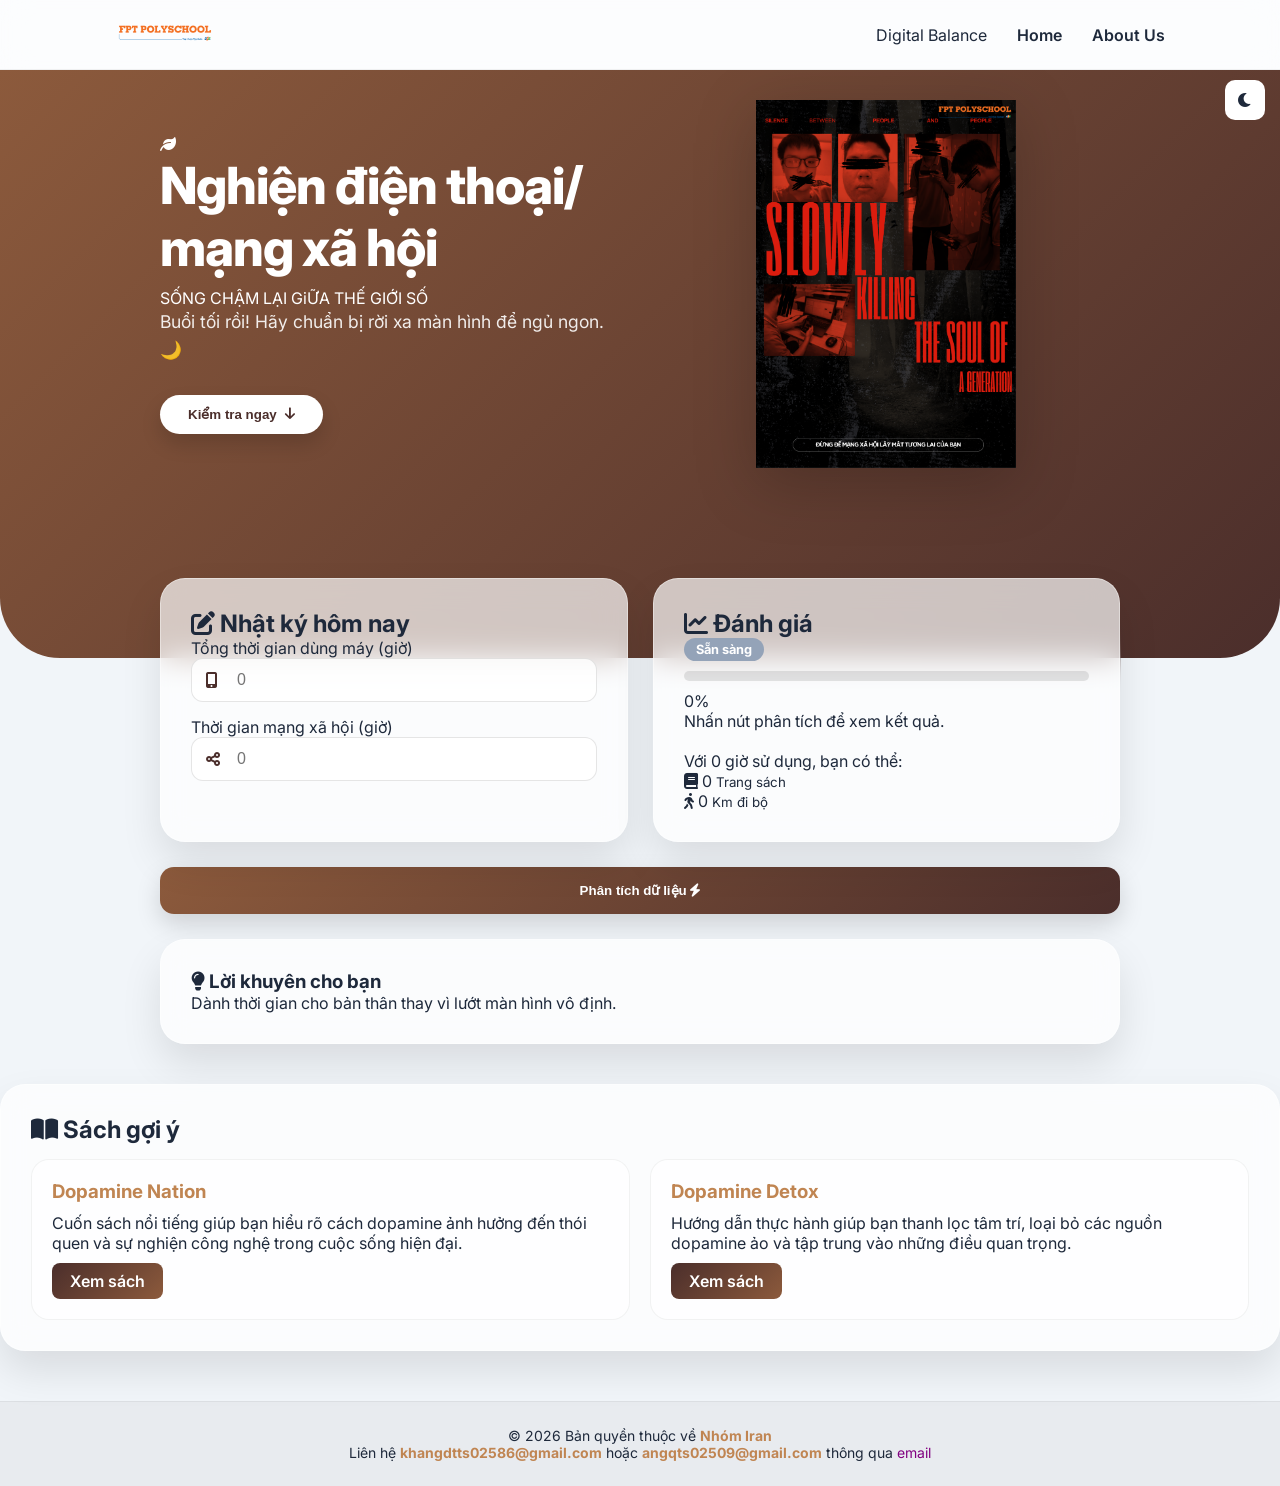
<file: index.html>
<!DOCTYPE html>
<html lang="vi" data-theme="light">
<head>
    <meta charset="UTF-8">
    <meta name="viewport" content="width=device-width, initial-scale=1.0">
    <title>Digital Balance - Sống Khỏe Mỗi Ngày</title>
    <link href="https://fonts.googleapis.com/css2?family=Inter:wght@400;600;800&display=swap" rel="stylesheet">
    <link rel="stylesheet" href="https://cdnjs.cloudflare.com/ajax/libs/font-awesome/6.0.0/css/all.min.css">
    <link rel="stylesheet" href="style.css">
</head>

<header>
    <div class="header-overlay"></div>

    <div class="container header-content">
        <div class="header-text">
            <i class="fas fa-leaf icon-logo"></i>
            <h1>Nghiện điện thoại/ mạng xã hội</h1>
            
            <p>SỐNG CHẬM LẠI GiỮA THẾ GIỚI SỐ</p>
            <p class="header-slogan">Chào ngày mới! Hãy để màn hình phục vụ bạn, đừng để nó nuốt chửng bạn. ✨</p>
            <button class="btn-scroll">Kiểm tra ngay <i class="fas fa-arrow-down"></i></button>
        </div>
        
        <div class="header-image">
            <img src="Hook on your phone.png" alt="Digital Balance Illustration" class="floating-image">
        </div>
    </div>
</header>
<body>
   <nav class="navbar">
    <div class="nav-container">

        <!-- Logo -->
        <div class="nav-brand">
            <img src="LOGO FPS-02.png" alt="Logo" class="nav-logo">
        </div>

        <!-- Menu -->
        <ul class="nav-menu">
             <li><span class="nav-title">Digital Balance</span></li>
            <li><a href="index.html" class="nav-link active">Home</a></li>
            <li><a href="Aboutus.html" class="nav-link">About Us</a></li>
           
        </ul>

    </div>
</nav>
   <div id="theme-toggle" class="theme-btn">
    <i class="fas fa-moon"></i>
</div>
    <main class="container">
        <section class="card glass" id="journal">
            <h2><i class="fas fa-edit"></i> Nhật ký hôm nay</h2>
            
            <div class="input-box">
                <label>Tổng thời gian dùng máy (giờ)</label>
                <div class="input-wrapper">
                    <i class="fas fa-mobile-alt"></i>
                    <input type="number" id="phone" placeholder="0" min="0" max="24">
                </div>
            </div>

            <div class="input-box">
                <label>Thời gian mạng xã hội (giờ)</label>
                <div class="input-wrapper">
                    <i class="fas fa-share-alt"></i>
                    <input type="number" id="social" placeholder="0" min="0" max="24">
                </div>
            </div>

        
        </section>

        <section class="card glass">
            <h2><i class="fas fa-chart-line"></i> Đánh giá</h2>
            <div id="status-tag" class="tag">Sẵn sàng</div>
            
            <div class="progress-wrapper">
                <div class="progress-bar-container">
                    <div id="progress-fill"></div>
                </div>
                <span id="percent-label">0%</span>
            </div>

            <p id="feedback-text" style="margin-bottom: 20px;">Nhấn nút phân tích để xem kết quả.</p>

            <div class="comparison-grid">
                <div class="comp-header">
                    Với <span id="hours-display">0</span> giờ sử dụng, bạn có thể:
                </div>
                <div class="comp-item">
                    <i class="fas fa-book"></i>
                    <span id="read-pages">0</span>
                    <small>Trang sách</small>
                </div>
                <div class="comp-item">
                    <i class="fas fa-walking"></i>
                    <span id="walk-km">0</span>
                    <small>Km đi bộ</small>
                </div>
            </div>
        </section>
<button onclick="analyze()" class="btn-primary">
    Phân tích dữ liệu <i class="fas fa-bolt"></i>
</button>





<div id="result-box" class="result-box">
    <table>
        <tr>
            <th>Kết quả</th>
            <th>Giá trị</th>
        </tr>

        <tr>
            <td>Tổng giờ dùng máy</td>
            <td id="table-phone">0</td>
        </tr>

        <tr>
            <td>Giờ mạng xã hội</td>
            <td id="table-social">0</td>
        </tr>

        <tr>
            <td>Đánh giá</td>
            <td id="table-status">Chưa có</td>
        </tr>
    </table>
</div>

        <section class="card glass full-width">
            <h3><i class="fas fa-lightbulb"></i> Lời khuyên cho bạn</h3>
            <p id="advice-content">Dành thời gian cho bản thân thay vì lướt màn hình vô định.</p>
        </section>
    </main>

<section class="card glass full-width book-section">

<h2><i class="fas fa-book-open"></i> Sách gợi ý</h2>

<div class="book-grid">

<div class="book-card">

<h3>Dopamine Nation</h3>

<p>
Cuốn sách nổi tiếng giúp bạn hiểu rõ cách dopamine ảnh hưởng đến
thói quen và sự nghiện công nghệ trong cuộc sống hiện đại.
</p>

<a href="https://www.fahasa.com/dopamine-nation.html?srsltid=AfmBOopxUcbokJFKk9BSFGKT047FdKl0Txp93Opg5sBvZRNCshu5bPdElYY"
target="_blank"
class="book-btn">
Xem sách
</a>

</div>


<div class="book-card">

<h3>Dopamine Detox</h3>

<p>
Hướng dẫn thực hành giúp bạn thanh lọc tâm trí,
loại bỏ các nguồn dopamine ảo và tập trung vào những điều quan trọng.
</p>

<a href="https://www.fahasa.com/dopamine-detox-thanh-loc-tam-tri-de-tap-trung-vao-nhung-dieu-quan-trong-nhat.html?srsltid=AfmBOorV5-MZ_FVnYdxBFPDknz8Ws3iIfMCto-VpV1oH-KFLPIBhZlcks_Q"
target="_blank"
class="book-btn">
Xem sách
</a>

</div>

</div>

</section>

    <script src="script.js"></script>
    <footer class="footer">
    <p>© 2026 Bản quyền thuộc về <b>Nhóm Iran</b></p>
    <p>Liên hệ <b>khangdtts02586@gmail.com</b> hoặc <b>angqts02509@gmail.com</b> thông qua <a href="https://mail.google.com/mail/u/0/#inbox" style="text-decoration: none; color: purple;">email</a></p>
</footer>
</body>
</html>
</file>
<file: style.css>
/* ================= RESET ================= */

*{
box-sizing:border-box;
margin:0;
padding:0;
}

:root{
--primary:#4B2E2B;
--secondary:#8C5A3C;
--bg-body:#f1f5f9;
--card-bg:rgba(255,255,255,0.7);
--text:#1e293b;
}

[data-theme="dark"]{
--bg-body:#0f172a;
--card-bg:rgba(30,41,59,0.7);
--text:#f8fafc;
}

body{
font-family:'Inter',sans-serif;
background:var(--bg-body);
color:var(--text);
transition:.3s;
}


/* ================= NAVBAR ================= */

.navbar{
position:fixed;
top:0;
left:0;
width:100%;
height:70px;
background:rgba(255,255,255,0.75);
backdrop-filter:blur(15px);
border-bottom:1px solid rgba(0,0,0,0.05);
z-index:999;
}

[data-theme="dark"] .navbar{
background:rgba(15,23,42,0.85);
}

.nav-container{
max-width:1100px;
margin:auto;
height:70px;
display:flex;
align-items:center;
justify-content:space-between;
padding:0 25px;
}

.nav-menu{
display:flex;
gap:30px;
list-style:none;
}

.nav-link{
text-decoration:none;
font-weight:600;
color:var(--text);
transition:.3s;
}

.nav-link:hover{
color:var(--primary);
}


/* ================= HEADER ================= */

header{
margin-top:70px;
background:linear-gradient(135deg,#8C5A3C,#4B2E2B);
padding:110px 20px 150px;
color:white;
border-radius:0 0 60px 60px;
position:relative;
overflow:hidden;
}

.header-content{
max-width:1100px;
margin:auto;
display:flex;
align-items:center;
justify-content:space-between;
gap:50px;
}

/* TEXT */

.header-text{
flex:1;
}

.header-text h1{
font-size:3.2rem;
font-weight:800;
margin-bottom:10px;
letter-spacing:-1px;
}

.header-slogan{
font-size:1.1rem;
margin-bottom:30px;
line-height:1.6;
opacity:.9;
}

/* BUTTON */

.btn-scroll{
background:white;
color:var(--primary);
border:none;
padding:12px 28px;
border-radius:30px;
font-weight:700;
cursor:pointer;
display:inline-flex;
align-items:center;
gap:8px;
transition:.3s;
box-shadow:0 10px 20px rgba(0,0,0,.15);
}

.btn-scroll:hover{
transform:scale(1.05);
}

/* IMAGE */

.header-image{
flex:1;
display:flex;
justify-content:center;
}

.floating-image{
max-width:260px;
filter:drop-shadow(0 15px 30px rgba(0,0,0,.2));
animation:floating 6s infinite ease-in-out;
}

@keyframes floating{
0%{transform:translateY(0)}
50%{transform:translateY(-20px)}
100%{transform:translateY(0)}
}


/* ================= MAIN ================= */

.container{
max-width:1000px;
margin:-80px auto 40px;
display:flex;
flex-wrap:wrap;
gap:25px;
padding:0 20px;
}

.glass{
background:var(--card-bg);
backdrop-filter:blur(15px);
border:1px solid rgba(255,255,255,.4);
border-radius:25px;
box-shadow:0 20px 40px rgba(0,0,0,.1);
padding:30px;
}

.card{
flex:1;
min-width:300px;
}

.full-width{
width:100%;
}


/* ================= INPUT ================= */

.input-wrapper{
position:relative;
margin-bottom:15px;
}

.input-wrapper i{
position:absolute;
left:15px;
top:50%;
transform:translateY(-50%);
color:var(--primary);
}

input{
width:100%;
padding:12px 12px 12px 45px;
border-radius:12px;
border:1px solid rgba(0,0,0,.1);
background:rgba(255,255,255,.8);
font-size:16px;
outline:none;
}

input:focus{
border-color:var(--secondary);
box-shadow:0 0 0 4px rgba(75,46,43,.15);
}


/* ================= BUTTON ================= */

button.btn-primary{
width:100%;
padding:16px;
background:linear-gradient(135deg,#8C5A3C,#4B2E2B);
color:white;
border:none;
border-radius:14px;
font-weight:800;
cursor:pointer;
transition:.3s;
box-shadow:0 10px 25px rgba(0,0,0,.15);
}

button.btn-primary:hover{
transform:translateY(-3px);
box-shadow:0 15px 35px rgba(0,0,0,.2);
}


/* ================= PROGRESS ================= */

.progress-bar-container{ background:rgba(0,0,0,.1); height:10px; border-radius:5px; margin:10px 0; overflow:hidden; } #progress-fill{ width:0%; height:100%; background:var(--primary); transition:.8s; } .tag{ display:inline-block; padding:4px 12px; border-radius:20px; color:white; font-size:.8rem; font-weight:bold; background:#94a3b8; }

/* ================= BOOK ================= */

.book-grid{
display:grid;
grid-template-columns:repeat(2,1fr);
gap:20px;
margin-top:15px;
}

.book-card{
padding:20px;
border-radius:18px;
background:var(--card-bg);
border:1px solid rgba(0,0,0,.05);
transition:.3s;
}

.book-card:hover{
transform:translateY(-5px);
box-shadow:0 15px 30px rgba(0,0,0,.08);
}

.book-card h3{
color: #C08552;
margin-bottom:10px;
}

.book-btn{
display:inline-block;
margin-top:10px;
padding:8px 18px;
background:linear-gradient(135deg,#4B2E2B,#8C5A3C);
color:white;
border-radius:8px;
text-decoration:none;
font-weight:600;
}


/* ================= RESULT TABLE ================= */

.result-box{
display:none;
margin-top:20px;
animation:fadeIn .6s ease;
}

.result-box.show{
display:block;
}

.result-box table{
width:100%;
border-collapse:collapse;
border-radius:14px;
overflow:hidden;
background:rgba(255,255,255,0.6);
backdrop-filter:blur(10px);
box-shadow:0 10px 25px rgba(0,0,0,0.1);
}

.result-box th{
background:linear-gradient(135deg,#4B2E2B,#8C5A3C);
color:white;
text-align:left;
padding:14px;
font-weight:700;
}

.result-box td{
padding:14px;
border-bottom:1px solid rgba(0,0,0,0.06);
}

.result-box tr:hover{
background:rgba(75,46,43,0.08);
}


/* ================= THEME BUTTON ================= */

.theme-btn{ position:fixed; top:80px; right:15px; width:40px; height:40px; background:white; border-radius:10px; display:flex; align-items:center; justify-content:center; cursor:pointer; z-index:1000; transition:.3s; }

/* mobile */ @media (max-width:768px){ .theme-btn{ top:90px; right:12px; width:38px; height:38px; } } .theme-btn:hover{ transform:rotate(45deg) scale(1.1); }
/* ================= FOOTER ================= */

.footer{
text-align:center;
padding:25px;
margin-top:50px;
font-size:14px;
background:rgba(0,0,0,.04);
border-top:1px solid rgba(0,0,0,.05);
}

.footer b{
color:#C08552;
}

.footer a{
color:#C08552;
text-decoration:none;
}


/* ================= ANIMATION ================= */

@keyframes fadeIn{
from{
opacity:0;
transform:translateY(10px);
}
to{
opacity:1;
transform:translateY(0);
}
}


/* ================= RESPONSIVE ================= */

@media (max-width:900px){

.header-content{
flex-direction:column;
text-align:center;
}

.book-grid{
grid-template-columns:1fr;
}

}

@media (max-width:600px){

.header-text h1{
font-size:2.2rem;
}

.container{
margin:-60px auto 30px;
}

.card{
min-width:100%;
}

}
.nav-logo{
    width: 100px;
    height: 40px;
    object-fit: contain;
}
</file>
